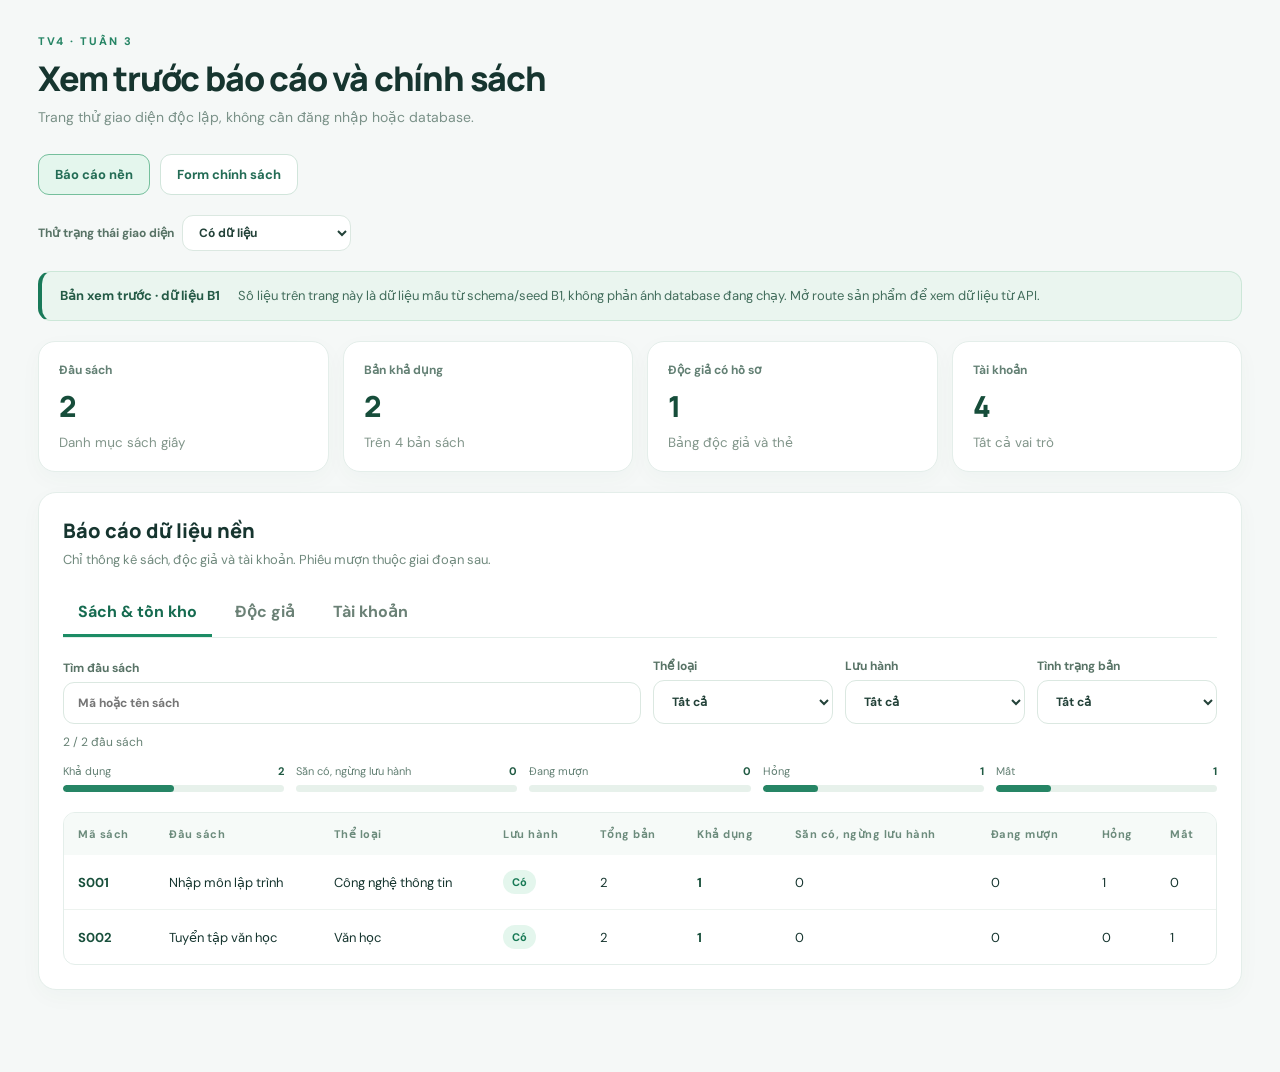
<file: frontend/reports/demo.html>
<!doctype html>
<html lang="vi">
<head>
  <meta charset="utf-8">
  <meta name="viewport" content="width=device-width, initial-scale=1">
  <title>Xem trước báo cáo TV4 | UniLib</title>
  <link rel="stylesheet" href="../shared/styles.css">
  <link rel="stylesheet" href="./styles.css">
</head>
<body>
  <main class="content">
    <div class="eyebrow">TV4 · TUẦN 3</div>
    <h1 class="heading">Xem trước báo cáo và chính sách</h1>
    <p class="sub">Trang thử giao diện độc lập, không cần đăng nhập hoặc database.</p>
    <nav class="report-preview-nav" aria-label="Chọn màn hình xem trước">
      <a class="btn outline" href="?view=reports">Báo cáo nền</a>
      <a class="btn outline" href="?view=settings">Form chính sách</a>
    </nav>
    <label class="report-scenario">Thử trạng thái giao diện
      <select class="select" id="demo-scenario">
        <option value="normal">Có dữ liệu</option>
        <option value="empty">Chưa có dữ liệu</option>
        <option value="error-once">Lỗi một lần, rồi thử lại</option>
        <option value="error">Lỗi liên tục</option>
      </select>
    </label>
    <div id="app-content"></div>
  </main>
  <script type="module">
    import { mountReports, mountSettings } from './reports.js';
    import { createDemoReportSource } from './data.js';
    const params = new URLSearchParams(location.search);
    const view = params.get('view');
    const scenario = params.get('scenario') || 'normal';
    const container = document.getElementById('app-content');
    const signal = new AbortController().signal;
    const select = document.getElementById('demo-scenario');
    select.value = scenario;
    select.addEventListener('change', () => {
      const next = new URL(location.href);
      next.searchParams.set('scenario', select.value);
      location.href = next.href;
    });
    (view === 'settings' ? mountSettings : mountReports)({ container, signal, source: createDemoReportSource({ scenario, delay: 500 }) });
    document.querySelectorAll('.report-preview-nav a').forEach(link => {
      const next = new URL(link.href);
      next.searchParams.set('scenario', scenario);
      link.href = next.href;
      if (new URL(link.href).searchParams.get('view') === (view || 'reports')) link.setAttribute('aria-current', 'page');
    });
  </script>
</body>
</html>
</file>
<file: frontend/shared/styles.css>
/* TV1: tiếp nhận nguyên bộ kiểu UniLib; không phụ thuộc runtime prototype. */
@import url('https://fonts.googleapis.com/css2?family=DM+Sans:wght@400;500;600;700&family=Manrope:wght@500;600;700;800&display=swap');

:root {
    font-family: 'DM Sans', sans-serif;
    color: #16352f;
    background: #f5f8f7
}

* {
    box-sizing: border-box
}

body {
    margin: 0
}

button,
input,
select,
textarea {
    font: inherit
}

button {
    cursor: pointer
}

a {
    color: inherit;
    text-decoration: none
}

.shell {
    display: flex;
    min-height: 100vh
}

.sidebar {
    width: 255px;
    background: #102d29;
    color: #d3e7e1;
    padding: 28px 16px;
    position: sticky;
    top: 0;
    height: 100vh;
    overflow: auto;
    flex-shrink: 0
}

.logo {
    font: 800 26px Manrope;
    color: white;
    letter-spacing: -1px;
    padding: 3px 15px 22px
}

.logo span {
    color: #8ae5b6
}

.role {
    background: #20463e;
    border: 1px solid #376154;
    padding: 12px 14px;
    border-radius: 14px;
    margin: 0 9px 25px;
    font-size: 12px;
    color: #b8d5cb
}

.role strong {
    display: block;
    color: white;
    font-size: 15px;
    margin-top: 5px
}

.nav-title {
    font-size: 10px;
    letter-spacing: 2px;
    color: #7aa99b;
    margin: 20px 15px 10px
}

.nav {
    display: flex;
    align-items: center;
    gap: 11px;
    padding: 12px 14px;
    border-radius: 11px;
    margin: 3px 0;
    font-size: 13px
}

.nav:hover {
    background: #1b443b
}

.nav.active {
    background: #2c745c;
    color: white;
    font-weight: 700
}

.nav .glyph {
    font-size: 17px;
    width: 22px;
    text-align: center
}

.main {
    flex: 1;
    min-width: 0
}

.topbar {
    height: 78px;
    display: flex;
    align-items: center;
    justify-content: space-between;
    background: white;
    border-bottom: 1px solid #e4eeea;
    padding: 0 36px
}

.crumb {
    font-size: 13px;
    color: #7a9188
}

.top-actions {
    display: flex;
    gap: 12px;
    align-items: center
}

.avatar {
    background: #d9f5e5;
    color: #126247;
    width: 36px;
    height: 36px;
    border-radius: 12px;
    display: grid;
    place-items: center;
    font-weight: 800
}

.content {
    max-width: 1400px;
    margin: auto;
    padding: 34px 38px 60px
}

.eyebrow {
    color: #268565;
    font-size: 11px;
    font-weight: 800;
    letter-spacing: 2px;
    text-transform: uppercase
}

.heading {
    font: 800 clamp(24px, 3vw, 34px) Manrope;
    letter-spacing: -1.2px;
    margin: 7px 0
}

.sub {
    color: #7a9188;
    font-size: 14px;
    margin: 0 0 28px
}

.hero {
    background: linear-gradient(120deg, #134e40, #1e8262);
    color: white;
    border-radius: 22px;
    padding: 30px 36px;
    display: flex;
    justify-content: space-between;
    align-items: center;
    gap: 25px;
    margin-bottom: 24px;
    box-shadow: 0 16px 30px #1b74551a
}

.hero h2 {
    font: 800 25px Manrope;
    margin: 5px 0
}

.hero p {
    color: #d0e9dd;
    margin: 0;
    font-size: 13px
}

.hero .big {
    font-size: 65px
}

.stats {
    display: grid;
    grid-template-columns: repeat(4, minmax(0, 1fr));
    gap: 16px;
    margin-bottom: 24px
}

.stat,
.panel,
.book-card {
    background: white;
    border: 1px solid #e4eeea;
    border-radius: 18px;
    box-shadow: 0 7px 22px #1e584708
}

.stat {
    padding: 21px
}

.stat .num {
    font: 800 29px Manrope;
    margin: 9px 0 2px
}

.stat .lbl {
    color: #71887f;
    font-size: 12px
}

.panel {
    padding: 24px;
    margin-bottom: 22px
}

.panel-head {
    display: flex;
    align-items: center;
    justify-content: space-between;
    gap: 15px;
    margin-bottom: 20px
}

.panel h3 {
    font: 800 17px Manrope;
    margin: 0
}

.toolbar {
    display: flex;
    gap: 10px;
    flex-wrap: wrap;
    margin-bottom: 20px
}

.input,
.select {
    padding: 12px 14px;
    border: 1px solid #dbe8e1;
    border-radius: 11px;
    background: white;
    outline: none;
    min-width: 0;
    color: #234239
}

.input:focus,
.select:focus {
    border-color: #37a77e;
    box-shadow: 0 0 0 3px #37a77e18
}

.grow {
    flex: 1
}

.btn {
    border: 0;
    border-radius: 11px;
    background: #197a59;
    color: white;
    padding: 11px 16px;
    font-weight: 700;
    font-size: 13px;
    white-space: nowrap
}

.btn:hover {
    background: #116548
}

.btn.light {
    background: #e9f6ef;
    color: #166b50
}

.btn.outline {
    background: white;
    color: #236c55;
    border: 1px solid #d1e5db
}

.btn.danger {
    background: #fff0ee;
    color: #c04444
}

.btn:disabled {
    opacity: .45;
    cursor: not-allowed
}

.grid-books {
    display: grid;
    grid-template-columns: repeat(auto-fill, minmax(210px, 1fr));
    gap: 17px
}

.book-card {
    overflow: hidden
}

.cover {
    height: 155px;
    display: grid;
    place-items: center;
    background: linear-gradient(135deg, #d6f0e4, #f1f6dc);
    font-size: 70px
}

.book-body {
    padding: 18px
}

.book-body h3 {
    font: 800 15px Manrope;
    margin: 6px 0
}

.muted {
    color: #82948d;
    font-size: 12px
}

.pill {
    display: inline-block;
    border-radius: 30px;
    padding: 5px 10px;
    background: #e4f6ed;
    color: #17815d;
    font-size: 11px;
    font-weight: 800
}

.pill.warn {
    background: #fff1dc;
    color: #b97712
}

.pill.bad {
    background: #ffe9e7;
    color: #ba4444
}

.book-actions {
    display: flex;
    gap: 7px;
    margin-top: 15px;
    flex-wrap: wrap
}

.table-wrap {
    overflow: auto
}

table {
    border-collapse: collapse;
    width: 100%;
    font-size: 13px
}

th {
    text-align: left;
    background: #f6faf8;
    color: #6c8b7c;
    font-size: 11px;
    letter-spacing: .5px;
    padding: 14px
}

td {
    padding: 15px 14px;
    border-bottom: 1px solid #edf3ef
}

tr:last-child td {
    border-bottom: 0
}

.empty {
    text-align: center;
    padding: 55px 15px;
    color: #81988d
}

.modal-backdrop {
    position: fixed;
    inset: 0;
    background: #102a2788;
    display: grid;
    place-items: center;
    z-index: 20;
    padding: 20px
}

.modal {
    background: white;
    padding: 28px;
    border-radius: 20px;
    width: min(530px, 100%);
    max-height: 90vh;
    overflow: auto
}

.modal h3 {
    font: 800 22px Manrope;
    margin: 0 0 18px
}

.field {
    display: grid;
    gap: 7px;
    margin-bottom: 13px;
    font-size: 12px;
    font-weight: 700
}

.field .input {
    width: 100%
}

.toast {
    position: fixed;
    right: 22px;
    bottom: 22px;
    background: #123d32;
    color: white;
    padding: 15px 20px;
    border-radius: 12px;
    box-shadow: 0 15px 40px #0003;
    z-index: 40;
    max-width: 350px
}

.split {
    display: grid;
    grid-template-columns: 2fr 1fr;
    gap: 20px
}

.progress {
    height: 9px;
    border-radius: 8px;
    background: #e4f1ea;
    overflow: hidden
}

.progress span {
    display: block;
    height: 100%;
    background: #21936c
}

.login-wrap {
    min-height: 100vh;
    display: grid;
    grid-template-columns: 1fr 1fr
}

.login-art {
    background: linear-gradient(150deg, #0d3d33, #167e5c);
    display: grid;
    place-items: center;
    color: white;
    padding: 55px
}

.login-art h1 {
    font: 800 48px Manrope;
    max-width: 520px
}

.login-form {
    display: grid;
    place-items: center;
    padding: 35px
}

.login-card {
    width: min(400px, 100%)
}

.login-card h2 {
    font: 800 29px Manrope
}

.demo {
    background: #f0f8f4;
    padding: 15px;
    border-radius: 12px;
    font-size: 12px;
    line-height: 2
}

.mobile-menu {
    display: none
}

@media(max-width:900px) {
    .sidebar {
        width: 76px;
        padding: 22px 8px
    }

    .logo {
        font-size: 0;
        padding: 5px 0 22px;
        text-align: center
    }

    .logo:after {
        content: 'U';
        font-size: 24px
    }

    .role,
    .nav-title,
    .nav .nav-label {
        display: none
    }

    .nav {
        justify-content: center
    }

    .stats {
        grid-template-columns: repeat(2, 1fr)
    }

    .content {
        padding: 24px
    }

    .topbar {
        padding: 0 24px
    }
}

@media(max-width:650px) {
    .sidebar {
        display: none
    }

    .mobile-menu {
        display: block
    }

    .topbar {
        height: 65px;
        padding: 0 15px
    }

    .content {
        padding: 20px 15px
    }

    .stats {
        grid-template-columns: repeat(2, 1fr);
        gap: 9px
    }

    .stat {
        padding: 15px
    }

    .stat .num {
        font-size: 22px
    }

    .hero {
        padding: 23px
    }

    .hero .big {
        display: none
    }

    .split {
        grid-template-columns: 1fr
    }

    .login-wrap {
        grid-template-columns: 1fr
    }

    .login-art {
        display: none
    }

    .toolbar .input {
        width: 100%
    }

    .grid-books {
        grid-template-columns: repeat(2, minmax(0, 1fr));
        gap: 10px
    }

    .cover {
        height: 115px
    }

    .book-body {
        padding: 12px
    }

    .book-actions .btn {
        font-size: 11px;
        padding: 9px
    }
}
/* Hỗ trợ truy cập và trạng thái của khung chung. */
:focus-visible { outline: 3px solid #268565; outline-offset: 3px; }
button:disabled { opacity: .55; cursor: not-allowed; }
.notice { padding: 14px 18px; border-radius: 12px; background: #edf7f1; margin-bottom: 20px; }
.status-error { color: #a52e35; }
@media(max-width: 650px) {
  .sidebar.is-open { display: block; position: fixed; width: 255px; z-index: 20; left: 0; top: 65px; height: calc(100vh - 65px); }
  .sidebar.is-open .nav { justify-content: flex-start; }
  .sidebar.is-open .nav-label, .sidebar.is-open .nav-title, .sidebar.is-open .role { display: block; }
}
</file>
<file: frontend/reports/styles.css>
/* TV4 tuần 3: báo cáo nền và bản xem trước form chính sách. */
.report-demo {
  display: flex;
  flex-wrap: wrap;
  gap: 6px 18px;
  align-items: baseline;
  background: #eaf5ef;
  border: 1px solid #cce7d8;
  border-left: 4px solid #197a59;
  border-radius: 13px;
  padding: 14px 18px;
  margin-bottom: 20px;
  color: #245a46;
  font-size: 13px;
}
.report-preview-nav { display: flex; flex-wrap: wrap; gap: 10px; margin: 0 0 20px; }
.report-preview-nav a[aria-current="page"] { background: #e4f6ed; border-color: #75bf9c; }
.report-scenario { display: flex; flex-wrap: wrap; align-items: center; gap: 8px; color: #587366; font-size: 12px; font-weight: 700; margin: 0 0 20px; }
.report-scenario .select { padding: 8px 12px; }
.report-demo strong { white-space: nowrap; }
.report-demo span { color: #426d5c; line-height: 1.5; }
.report-stats { display: grid; grid-template-columns: repeat(4, minmax(0, 1fr)); gap: 14px; margin-bottom: 20px; }
.report-stat { display: grid; gap: 8px; background: #fff; border: 1px solid #e4eeea; border-radius: 17px; padding: 20px; box-shadow: 0 7px 22px #1e584708; }
.report-stat span { color: #638074; font-size: 12px; font-weight: 700; }
.report-stat strong { color: #164d3a; font: 800 29px Manrope, sans-serif; }
.report-stat small { color: #81958a; }
.report-panel h2 { font: 800 20px Manrope, sans-serif; margin: 0 0 6px; }
.report-help { color: #70897d; font-size: 13px; line-height: 1.5; margin: 0; }
.report-tabs { display: flex; flex-wrap: wrap; gap: 8px; border-bottom: 1px solid #e4eeea; margin: 6px 0 20px; }
.report-tabs button { border: 0; border-bottom: 3px solid transparent; background: transparent; color: #6b8176; padding: 12px 15px; font-weight: 700; }
.report-tabs button:hover { color: #166b50; }
.report-tabs button[aria-selected="true"] { color: #166b50; border-bottom-color: #1c8c65; }
.report-toolbar { display: flex; flex-wrap: wrap; gap: 12px; align-items: end; margin-bottom: 10px; }
.report-toolbar label { display: grid; gap: 6px; min-width: 180px; color: #587366; font-size: 12px; font-weight: 700; }
.report-toolbar label:first-child { flex: 1 1 250px; }
.report-toolbar .input, .report-toolbar .select { width: 100%; }
.report-count { color: #668174; font-size: 12px; margin: 0 0 14px; }
.report-breakdown { display: flex; flex-wrap: wrap; gap: 12px; margin: 0 0 20px; }
.report-breakdown-item { flex: 1 1 130px; min-width: 0; }
.report-breakdown-item > div:first-child { display: flex; justify-content: space-between; gap: 8px; color: #638074; font-size: 11px; margin-bottom: 7px; }
.report-breakdown-item strong { color: #205a43; }
.report-bar { height: 7px; overflow: hidden; border-radius: 8px; background: #e7f1eb; }
.report-bar span { display: block; height: 100%; border-radius: inherit; background: #268565; }
.report-state { min-height: 200px; }
.report-state h2 { font: 800 19px Manrope, sans-serif; margin: 0 0 12px; }
.report-state p { color: #6b8176; font-size: 13px; line-height: 1.5; }
.report-skeleton { height: 16px; max-width: 650px; border-radius: 8px; background: linear-gradient(100deg, #edf4ef 20%, #dcece2 40%, #edf4ef 60%); background-size: 200% 100%; animation: report-pulse 1.3s ease-in-out infinite; margin: 18px 0; }
.report-skeleton.short { max-width: 360px; }
@keyframes report-pulse { to { background-position-x: -200%; } }
@media (prefers-reduced-motion: reduce) { .report-skeleton { animation: none; } }
.report-panel .table-wrap { border: 1px solid #e4eeea; border-radius: 12px; }
.report-panel table { min-width: 650px; }
.report-panel td { vertical-align: middle; }
.report-panel td strong { color: #184f3b; }
.report-badge { display: inline-block; padding: 5px 9px; border-radius: 999px; background: #e4f6ed; color: #177955; font-size: 11px; font-weight: 700; white-space: nowrap; }
.report-badge.warn { background: #fff1dc; color: #986014; }
.report-badge.muted { background: #edf0ef; color: #65736b; }
.report-policy-grid { display: grid; grid-template-columns: repeat(3, minmax(0, 1fr)); gap: 15px; }
.report-policy-group { border: 1px solid #e1ece6; border-radius: 15px; padding: 17px; margin: 0; min-width: 0; }
.report-policy-group legend { color: #205a43; font: 800 15px Manrope, sans-serif; padding: 0 6px; }
.report-policy-field { display: grid; gap: 5px; margin: 12px 0; color: #355b48; font-size: 12px; font-weight: 700; }
.report-policy-field .input { width: 100%; }
.report-policy-field small { color: #83958b; font-weight: 400; }
.report-fixed { background: #f5faf7; border-radius: 13px; padding: 16px 18px; margin-top: 18px; }
.report-fixed h3 { font-size: 13px; margin-bottom: 6px; }
.report-fixed p { color: #587366; font-size: 12px; line-height: 1.7; margin: 0; }
.report-form-error { background: #fff0ee; color: #a52e35; padding: 12px 14px; border-radius: 10px; }
.report-actions { display: flex; flex-wrap: wrap; gap: 10px; margin-top: 20px; }
.report-preview { background: #eaf5ef; border: 1px solid #cce7d8; border-radius: 13px; padding: 17px; margin-top: 20px; color: #285a46; font-size: 13px; }
.report-preview p { margin: 8px 0; }
.report-preview ul { margin: 12px 0 0; padding-left: 20px; line-height: 1.8; }
.report-preview del { color: #71887f; }
.report-preview [data-save-settings] { margin-top: 14px; }
.report-save-success { padding: 13px 16px; border-radius: 12px; background: #e4f6ed; color: #166b50; font-weight: 700; }
@media (max-width: 1050px) { .report-policy-grid { grid-template-columns: repeat(2, minmax(0, 1fr)); } }
@media (max-width: 800px) { .report-stats { grid-template-columns: repeat(2, minmax(0, 1fr)); } }
@media (max-width: 650px) { .report-policy-grid { grid-template-columns: 1fr; } .report-stats { gap: 9px; } .report-stat { padding: 14px; } .report-stat strong { font-size: 23px; } .report-tabs button { flex: 1 1 auto; padding: 10px 7px; font-size: 12px; } .report-toolbar label { flex-basis: 100%; } }
</file>
